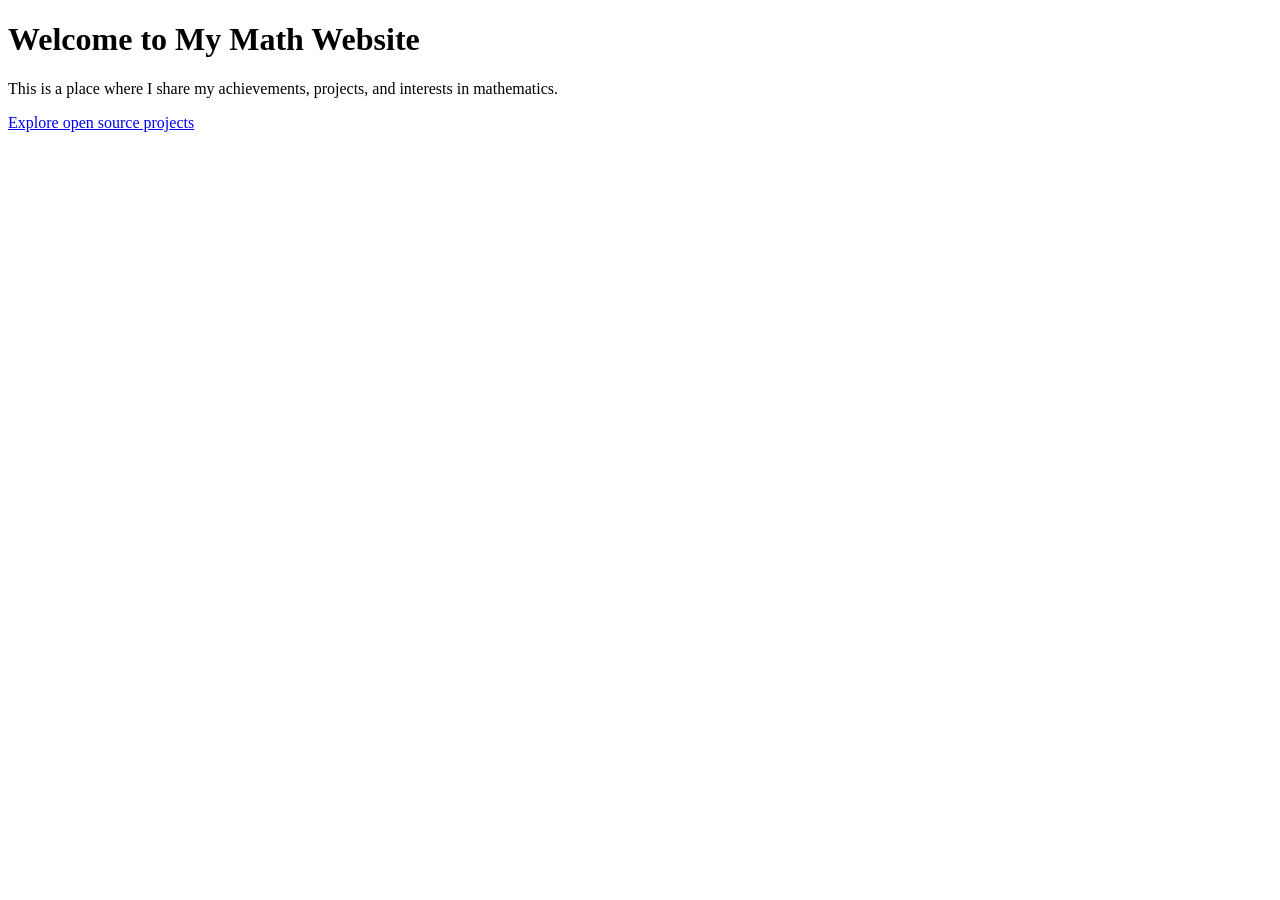
<file: index.html>
<!DOCTYPE html>
<html>
<head>
<title>Math Student's Website</title>
<meta name="google-site-verification" content="rl3HBfaajqY0vurdP1k0gOXGippXQt-oM9ZqzSX2VEE">
</head>
<body>
<h1>Welcome to My Math Website</h1>
<p>This is a place where I share my achievements, projects, and interests in mathematics.</p>
<p><a href="/projects/">Explore open source projects</a></p>
</body>
</html>
</file>
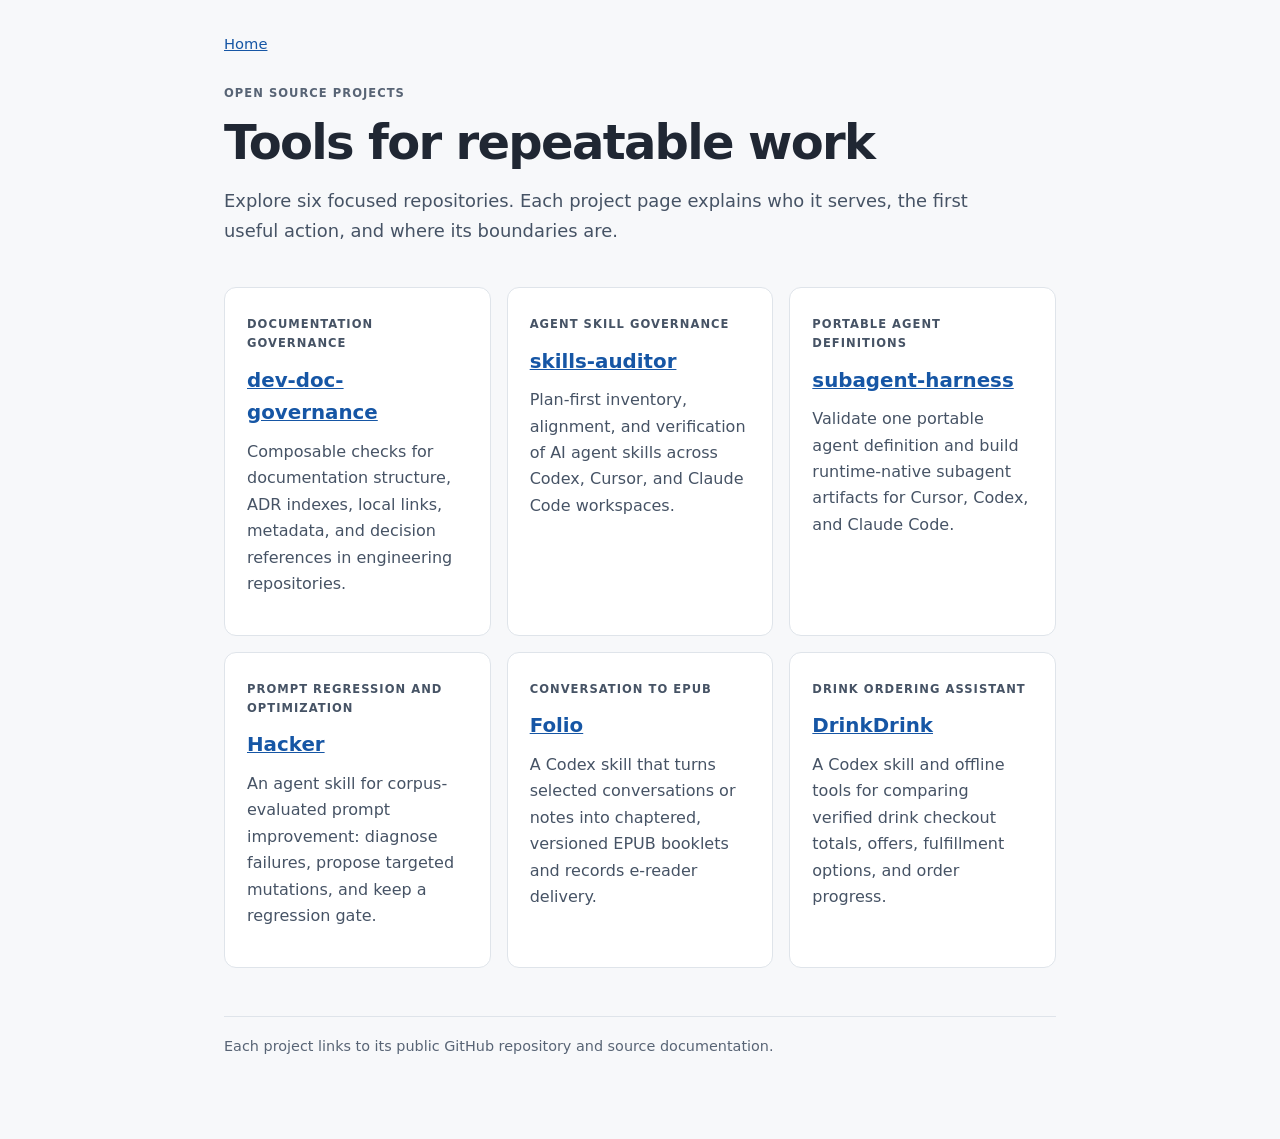
<file: projects/index.html>
<!doctype html>
<html lang="en">
<head>
<meta charset="utf-8">
<meta name="viewport" content="width=device-width,initial-scale=1">
<title>Open source projects | ERerGB</title>
<meta name="description" content="Six open source tools for agent skills, prompt development, documentation checks, EPUB booklets, and drink ordering workflows.">
<link rel="canonical" href="https://erergb.github.io/projects/">
<link rel="stylesheet" href="/projects/styles.css">
</head>
<body>
<main class="wrap">
<header>
<nav>
<a href="/">Home</a>
</nav>
<p class="eyebrow">Open source projects</p>
<h1>Tools for repeatable work</h1>
<p class="lede">Explore six focused repositories. Each project page explains who it serves, the first useful action, and where its boundaries are.</p>
</header>
<div class="grid">
<article class="card">
<p class="eyebrow">Documentation governance</p>
<h2>
<a href="/projects/dev-doc-governance/">dev-doc-governance</a>
</h2>
<p>Composable checks for documentation structure, ADR indexes, local links, metadata, and decision references in engineering repositories.</p>
</article>
<article class="card">
<p class="eyebrow">Agent skill governance</p>
<h2>
<a href="/projects/skills-auditor/">skills-auditor</a>
</h2>
<p>Plan-first inventory, alignment, and verification of AI agent skills across Codex, Cursor, and Claude Code workspaces.</p>
</article>
<article class="card">
<p class="eyebrow">Portable agent definitions</p>
<h2>
<a href="/projects/subagent-harness/">subagent-harness</a>
</h2>
<p>Validate one portable agent definition and build runtime-native subagent artifacts for Cursor, Codex, and Claude Code.</p>
</article>
<article class="card">
<p class="eyebrow">Prompt regression and optimization</p>
<h2>
<a href="/projects/hacker/">Hacker</a>
</h2>
<p>An agent skill for corpus-evaluated prompt improvement: diagnose failures, propose targeted mutations, and keep a regression gate.</p>
</article>
<article class="card">
<p class="eyebrow">Conversation to EPUB</p>
<h2>
<a href="/projects/folio/">Folio</a>
</h2>
<p>A Codex skill that turns selected conversations or notes into chaptered, versioned EPUB booklets and records e-reader delivery.</p>
</article>
<article class="card">
<p class="eyebrow">Drink ordering assistant</p>
<h2>
<a href="/projects/drinkdrink/">DrinkDrink</a>
</h2>
<p>A Codex skill and offline tools for comparing verified drink checkout totals, offers, fulfillment options, and order progress.</p>
</article>
</div>
<footer>Each project links to its public GitHub repository and source documentation.</footer>
</main>
</body>
</html>
</file>
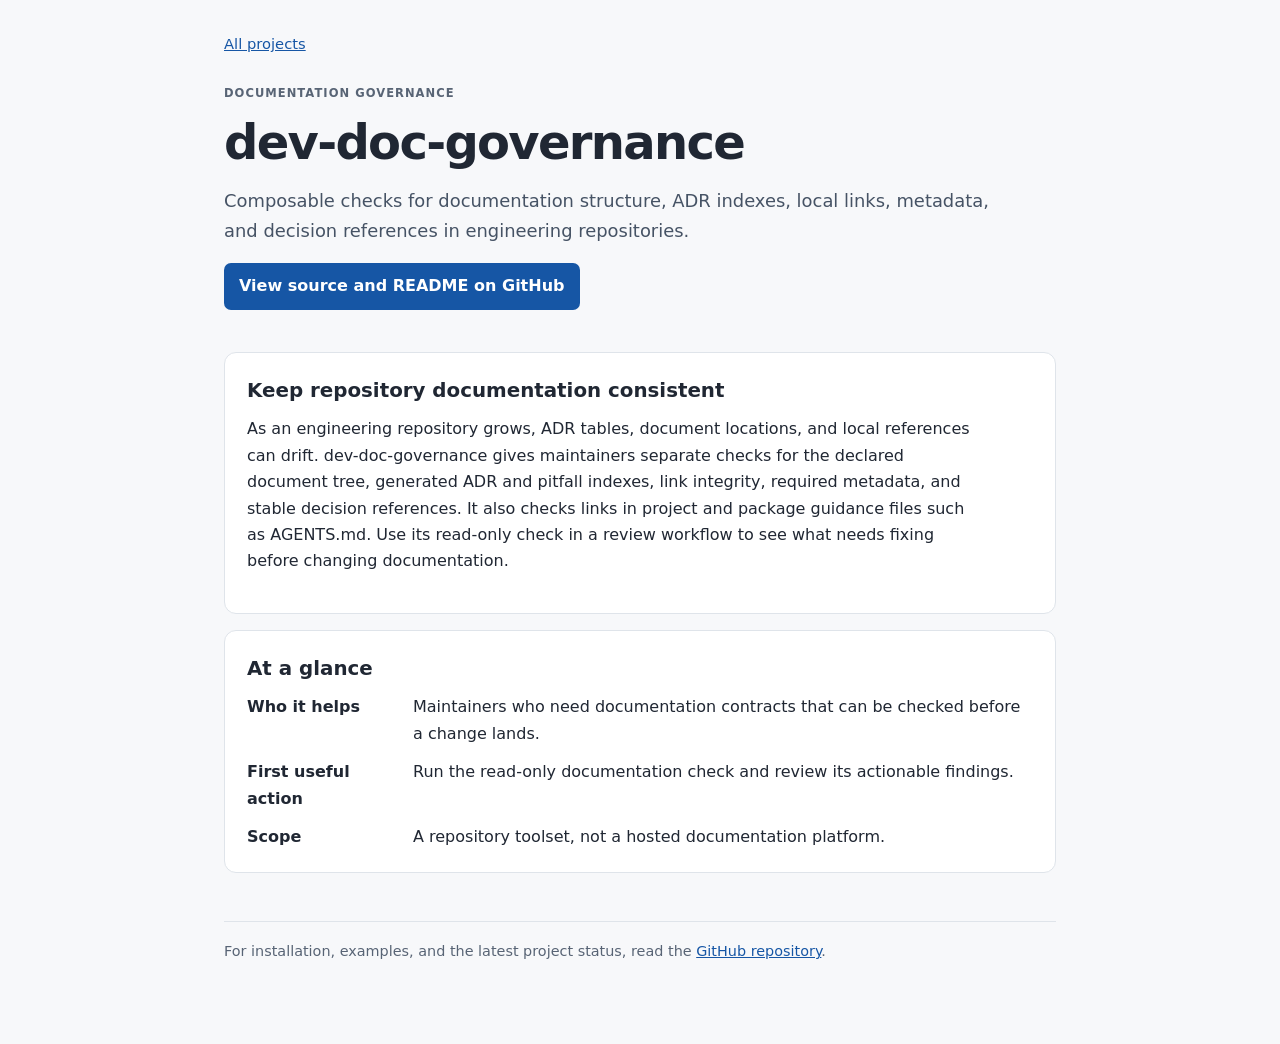
<file: projects/dev-doc-governance/index.html>
<!doctype html>
<html lang="en">
<head>
<meta charset="utf-8">
<meta name="viewport" content="width=device-width,initial-scale=1">
<title>dev-doc-governance | Documentation governance | ERerGB</title>
<meta name="description" content="Composable checks for documentation structure, ADR indexes, local links, metadata, and decision references in engineering repositories.">
<link rel="canonical" href="https://erergb.github.io/projects/dev-doc-governance/">
<link rel="stylesheet" href="/projects/styles.css">
</head>
<body>
<main class="wrap">
<header>
<nav>
<a href="/projects/">All projects</a>
</nav>
<p class="eyebrow">Documentation governance</p>
<h1>dev-doc-governance</h1>
<p class="lede">Composable checks for documentation structure, ADR indexes, local links, metadata, and decision references in engineering repositories.</p>
<p>
<a class="cta" href="https://github.com/the-mag-tech/dev-doc-governance">View source and README on GitHub</a>
</p>
</header>
<section class="panel detail">
<h2>Keep repository documentation consistent</h2>
<p>As an engineering repository grows, ADR tables, document locations, and local references can drift. dev-doc-governance gives maintainers separate checks for the declared document tree, generated ADR and pitfall indexes, link integrity, required metadata, and stable decision references. It also checks links in project and package guidance files such as AGENTS.md. Use its read-only check in a review workflow to see what needs fixing before changing documentation.</p>
</section>
<section class="panel">
<h2>At a glance</h2>
<dl>
<dt>Who it helps</dt>
<dd>Maintainers who need documentation contracts that can be checked before a change lands.</dd>
<dt>First useful action</dt>
<dd>Run the read-only documentation check and review its actionable findings.</dd>
<dt>Scope</dt>
<dd>A repository toolset, not a hosted documentation platform.</dd>
</dl>
</section>
<footer>For installation, examples, and the latest project status, read the <a href="https://github.com/the-mag-tech/dev-doc-governance">GitHub repository</a>.</footer>
</main>
</body>
</html>
</file>
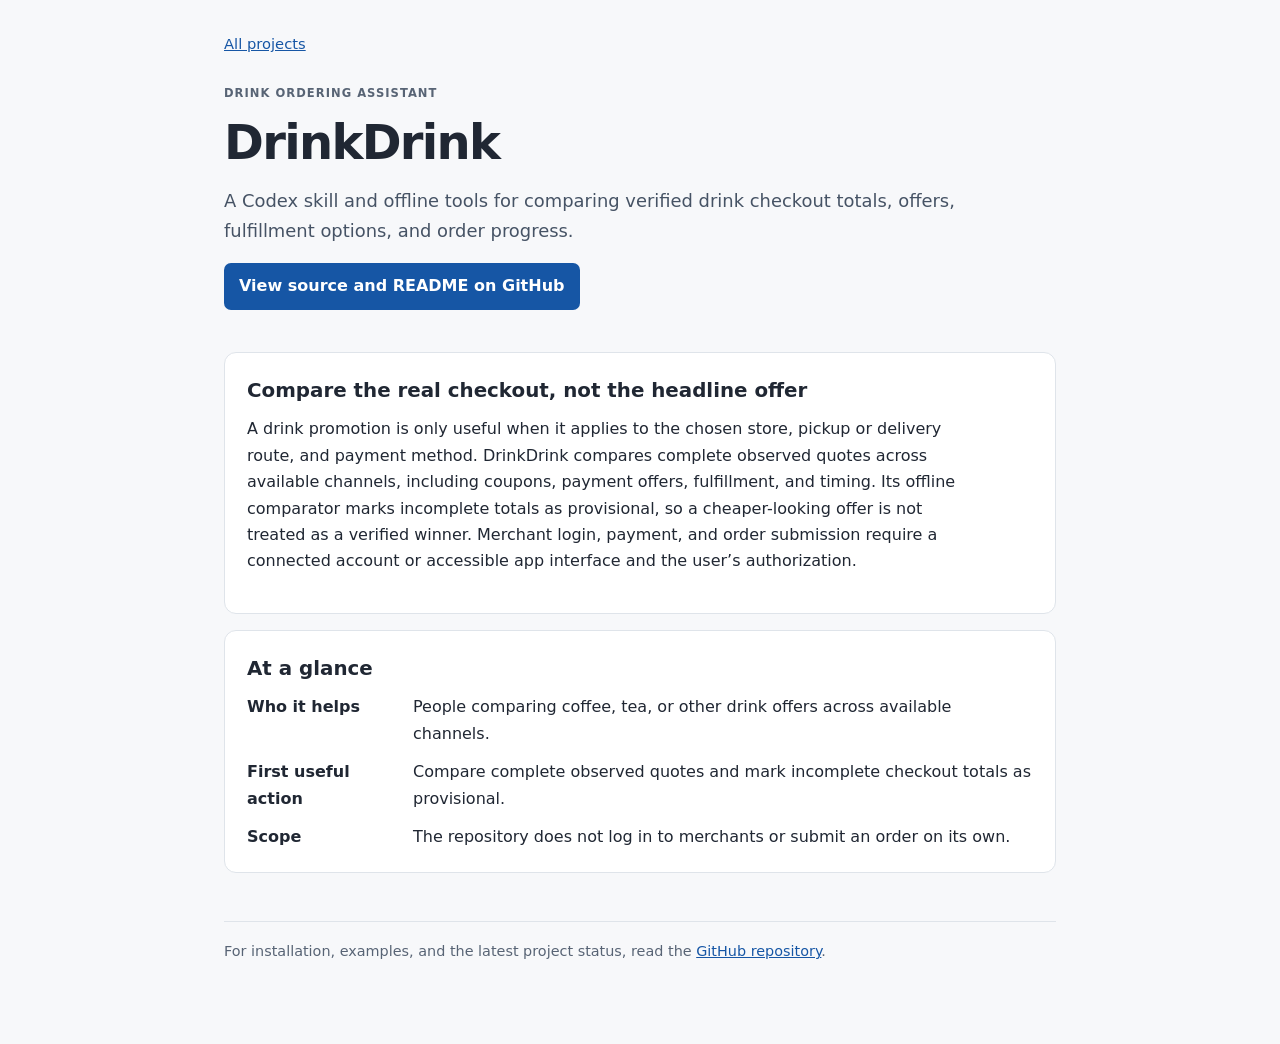
<file: projects/drinkdrink/index.html>
<!doctype html>
<html lang="en">
<head>
<meta charset="utf-8">
<meta name="viewport" content="width=device-width,initial-scale=1">
<title>DrinkDrink | Drink ordering assistant | ERerGB</title>
<meta name="description" content="A Codex skill and offline tools for comparing verified drink checkout totals, offers, fulfillment options, and order progress.">
<link rel="canonical" href="https://erergb.github.io/projects/drinkdrink/">
<link rel="stylesheet" href="/projects/styles.css">
</head>
<body>
<main class="wrap">
<header>
<nav>
<a href="/projects/">All projects</a>
</nav>
<p class="eyebrow">Drink ordering assistant</p>
<h1>DrinkDrink</h1>
<p class="lede">A Codex skill and offline tools for comparing verified drink checkout totals, offers, fulfillment options, and order progress.</p>
<p>
<a class="cta" href="https://github.com/ERerGB/DrinkDrink">View source and README on GitHub</a>
</p>
</header>
<section class="panel detail">
<h2>Compare the real checkout, not the headline offer</h2>
<p>A drink promotion is only useful when it applies to the chosen store, pickup or delivery route, and payment method. DrinkDrink compares complete observed quotes across available channels, including coupons, payment offers, fulfillment, and timing. Its offline comparator marks incomplete totals as provisional, so a cheaper-looking offer is not treated as a verified winner. Merchant login, payment, and order submission require a connected account or accessible app interface and the user’s authorization.</p>
</section>
<section class="panel">
<h2>At a glance</h2>
<dl>
<dt>Who it helps</dt>
<dd>People comparing coffee, tea, or other drink offers across available channels.</dd>
<dt>First useful action</dt>
<dd>Compare complete observed quotes and mark incomplete checkout totals as provisional.</dd>
<dt>Scope</dt>
<dd>The repository does not log in to merchants or submit an order on its own.</dd>
</dl>
</section>
<footer>For installation, examples, and the latest project status, read the <a href="https://github.com/ERerGB/DrinkDrink">GitHub repository</a>.</footer>
</main>
</body>
</html>
</file>
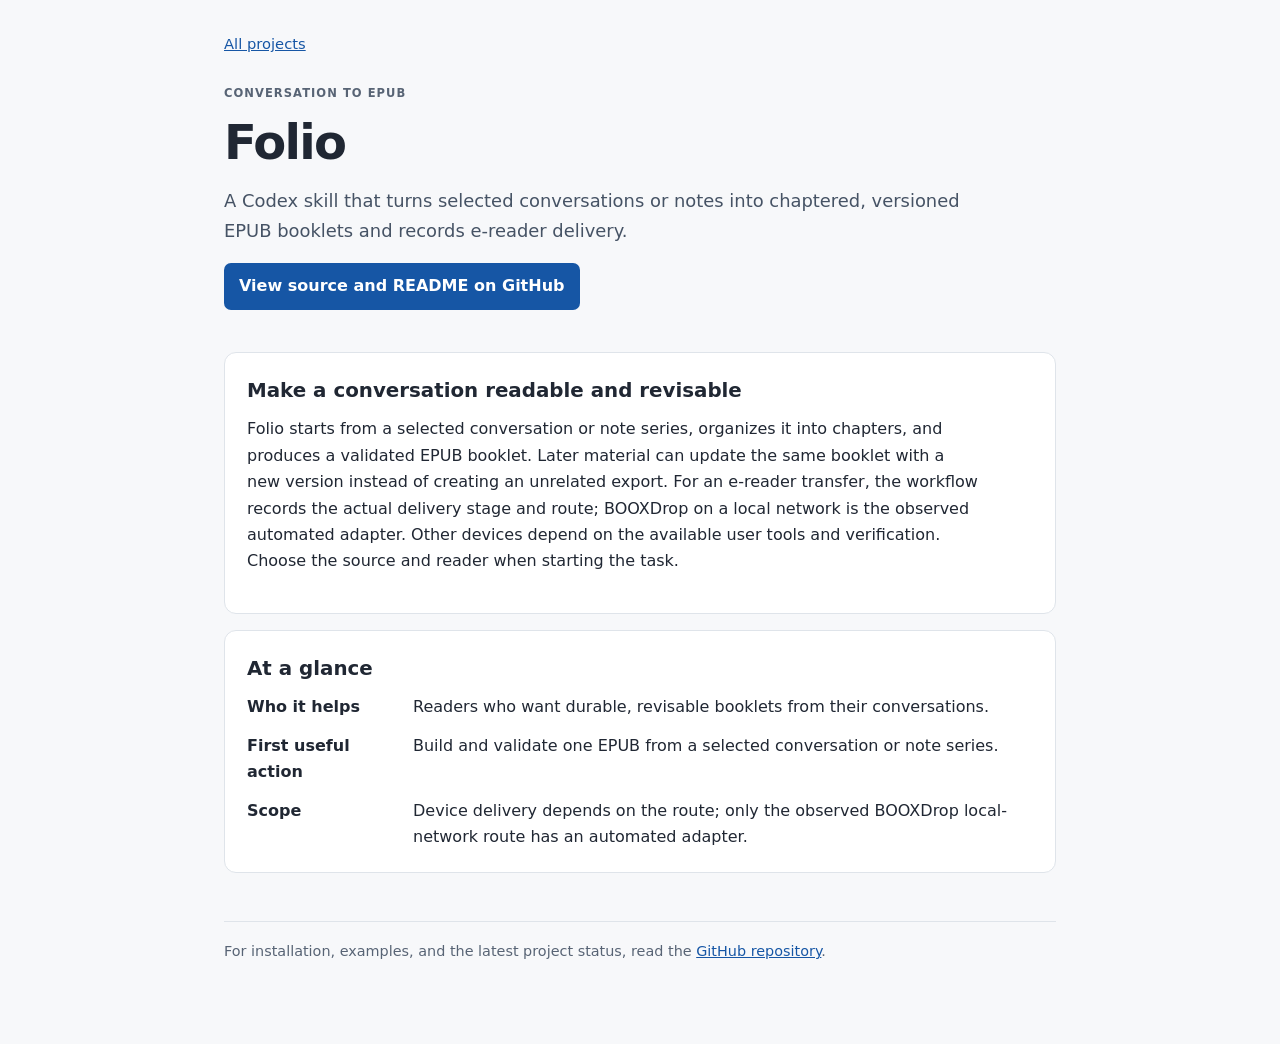
<file: projects/folio/index.html>
<!doctype html>
<html lang="en">
<head>
<meta charset="utf-8">
<meta name="viewport" content="width=device-width,initial-scale=1">
<title>Folio | Conversation to EPUB | ERerGB</title>
<meta name="description" content="A Codex skill that turns selected conversations or notes into chaptered, versioned EPUB booklets and records e-reader delivery.">
<link rel="canonical" href="https://erergb.github.io/projects/folio/">
<link rel="stylesheet" href="/projects/styles.css">
</head>
<body>
<main class="wrap">
<header>
<nav>
<a href="/projects/">All projects</a>
</nav>
<p class="eyebrow">Conversation to EPUB</p>
<h1>Folio</h1>
<p class="lede">A Codex skill that turns selected conversations or notes into chaptered, versioned EPUB booklets and records e-reader delivery.</p>
<p>
<a class="cta" href="https://github.com/ERerGB/folio">View source and README on GitHub</a>
</p>
</header>
<section class="panel detail">
<h2>Make a conversation readable and revisable</h2>
<p>Folio starts from a selected conversation or note series, organizes it into chapters, and produces a validated EPUB booklet. Later material can update the same booklet with a new version instead of creating an unrelated export. For an e-reader transfer, the workflow records the actual delivery stage and route; BOOXDrop on a local network is the observed automated adapter. Other devices depend on the available user tools and verification. Choose the source and reader when starting the task.</p>
</section>
<section class="panel">
<h2>At a glance</h2>
<dl>
<dt>Who it helps</dt>
<dd>Readers who want durable, revisable booklets from their conversations.</dd>
<dt>First useful action</dt>
<dd>Build and validate one EPUB from a selected conversation or note series.</dd>
<dt>Scope</dt>
<dd>Device delivery depends on the route; only the observed BOOXDrop local-network route has an automated adapter.</dd>
</dl>
</section>
<footer>For installation, examples, and the latest project status, read the <a href="https://github.com/ERerGB/folio">GitHub repository</a>.</footer>
</main>
</body>
</html>
</file>
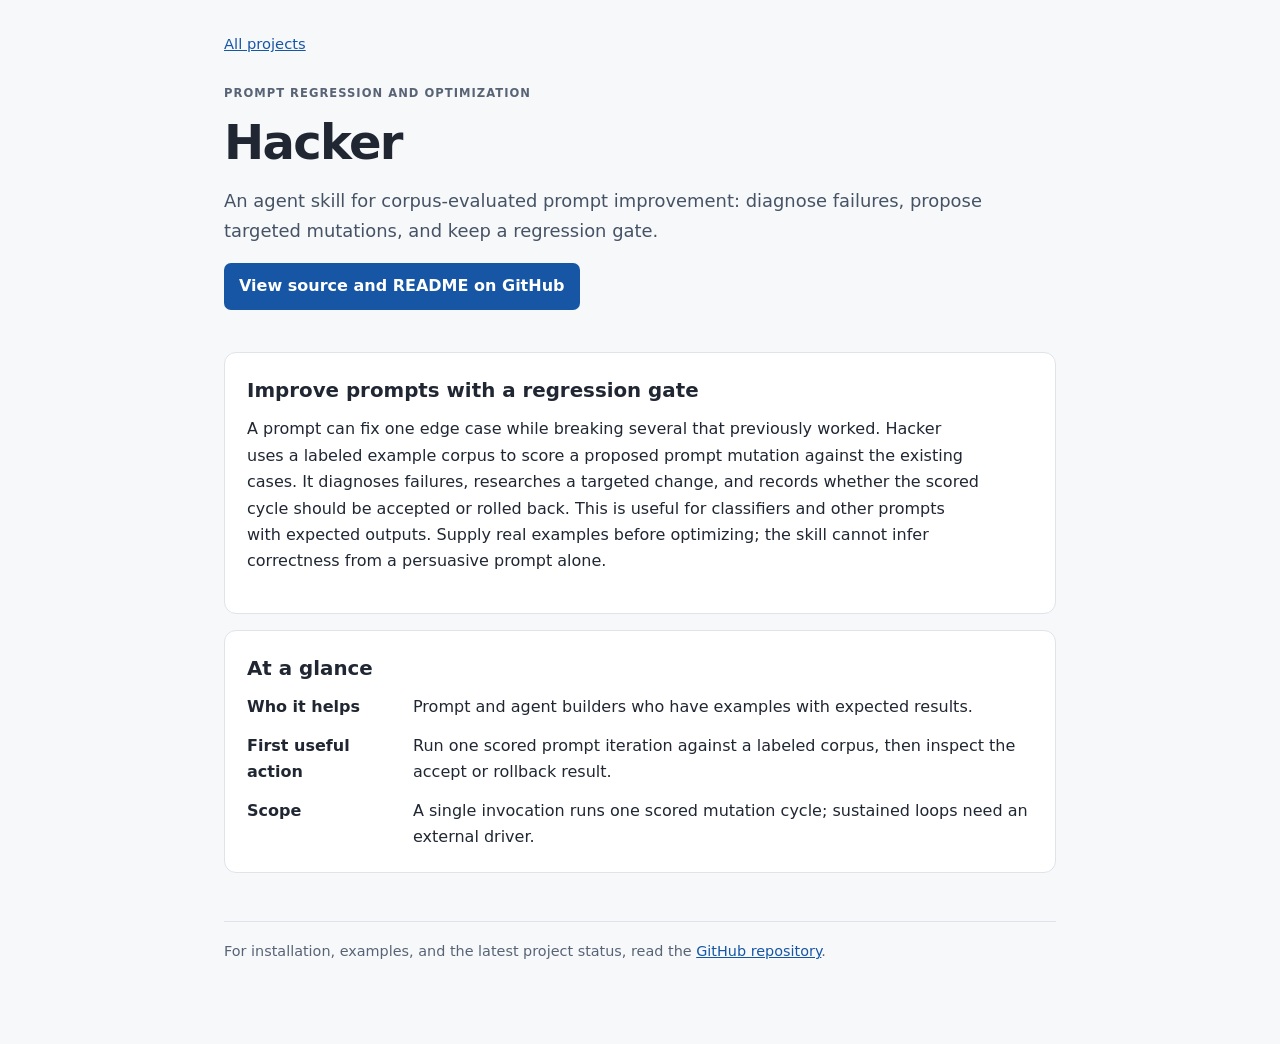
<file: projects/hacker/index.html>
<!doctype html>
<html lang="en">
<head>
<meta charset="utf-8">
<meta name="viewport" content="width=device-width,initial-scale=1">
<title>Hacker | Prompt regression and optimization | ERerGB</title>
<meta name="description" content="An agent skill for corpus-evaluated prompt improvement: diagnose failures, propose targeted mutations, and keep a regression gate.">
<link rel="canonical" href="https://erergb.github.io/projects/hacker/">
<link rel="stylesheet" href="/projects/styles.css">
</head>
<body>
<main class="wrap">
<header>
<nav>
<a href="/projects/">All projects</a>
</nav>
<p class="eyebrow">Prompt regression and optimization</p>
<h1>Hacker</h1>
<p class="lede">An agent skill for corpus-evaluated prompt improvement: diagnose failures, propose targeted mutations, and keep a regression gate.</p>
<p>
<a class="cta" href="https://github.com/ERerGB/hacker">View source and README on GitHub</a>
</p>
</header>
<section class="panel detail">
<h2>Improve prompts with a regression gate</h2>
<p>A prompt can fix one edge case while breaking several that previously worked. Hacker uses a labeled example corpus to score a proposed prompt mutation against the existing cases. It diagnoses failures, researches a targeted change, and records whether the scored cycle should be accepted or rolled back. This is useful for classifiers and other prompts with expected outputs. Supply real examples before optimizing; the skill cannot infer correctness from a persuasive prompt alone.</p>
</section>
<section class="panel">
<h2>At a glance</h2>
<dl>
<dt>Who it helps</dt>
<dd>Prompt and agent builders who have examples with expected results.</dd>
<dt>First useful action</dt>
<dd>Run one scored prompt iteration against a labeled corpus, then inspect the accept or rollback result.</dd>
<dt>Scope</dt>
<dd>A single invocation runs one scored mutation cycle; sustained loops need an external driver.</dd>
</dl>
</section>
<footer>For installation, examples, and the latest project status, read the <a href="https://github.com/ERerGB/hacker">GitHub repository</a>.</footer>
</main>
</body>
</html>
</file>
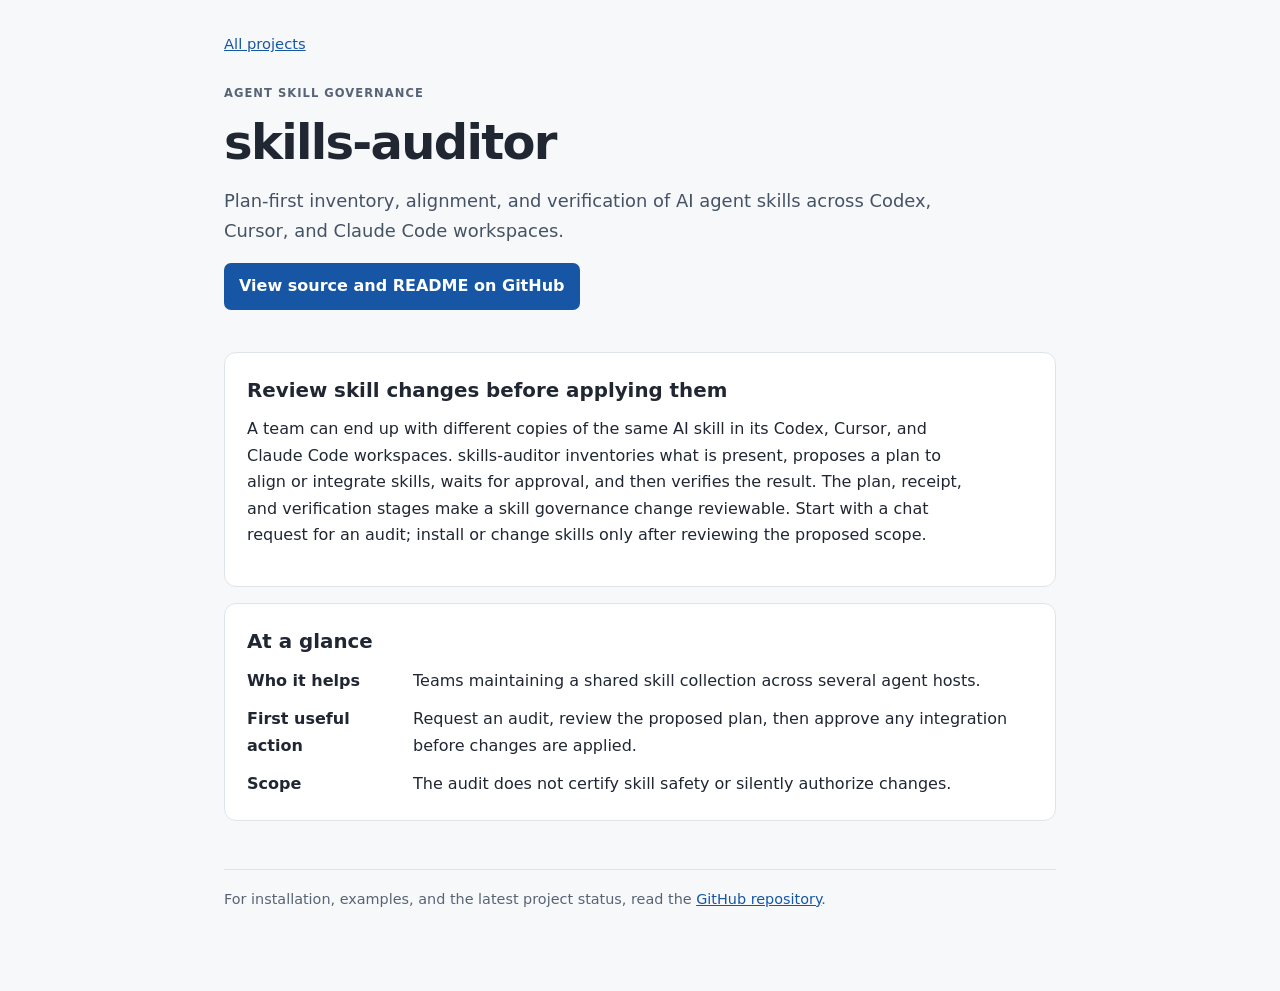
<file: projects/skills-auditor/index.html>
<!doctype html>
<html lang="en">
<head>
<meta charset="utf-8">
<meta name="viewport" content="width=device-width,initial-scale=1">
<title>skills-auditor | Agent skill governance | ERerGB</title>
<meta name="description" content="Plan-first inventory, alignment, and verification of AI agent skills across Codex, Cursor, and Claude Code workspaces.">
<link rel="canonical" href="https://erergb.github.io/projects/skills-auditor/">
<link rel="stylesheet" href="/projects/styles.css">
</head>
<body>
<main class="wrap">
<header>
<nav>
<a href="/projects/">All projects</a>
</nav>
<p class="eyebrow">Agent skill governance</p>
<h1>skills-auditor</h1>
<p class="lede">Plan-first inventory, alignment, and verification of AI agent skills across Codex, Cursor, and Claude Code workspaces.</p>
<p>
<a class="cta" href="https://github.com/ERerGB/skills-auditor">View source and README on GitHub</a>
</p>
</header>
<section class="panel detail">
<h2>Review skill changes before applying them</h2>
<p>A team can end up with different copies of the same AI skill in its Codex, Cursor, and Claude Code workspaces. skills-auditor inventories what is present, proposes a plan to align or integrate skills, waits for approval, and then verifies the result. The plan, receipt, and verification stages make a skill governance change reviewable. Start with a chat request for an audit; install or change skills only after reviewing the proposed scope.</p>
</section>
<section class="panel">
<h2>At a glance</h2>
<dl>
<dt>Who it helps</dt>
<dd>Teams maintaining a shared skill collection across several agent hosts.</dd>
<dt>First useful action</dt>
<dd>Request an audit, review the proposed plan, then approve any integration before changes are applied.</dd>
<dt>Scope</dt>
<dd>The audit does not certify skill safety or silently authorize changes.</dd>
</dl>
</section>
<footer>For installation, examples, and the latest project status, read the <a href="https://github.com/ERerGB/skills-auditor">GitHub repository</a>.</footer>
</main>
</body>
</html>
</file>
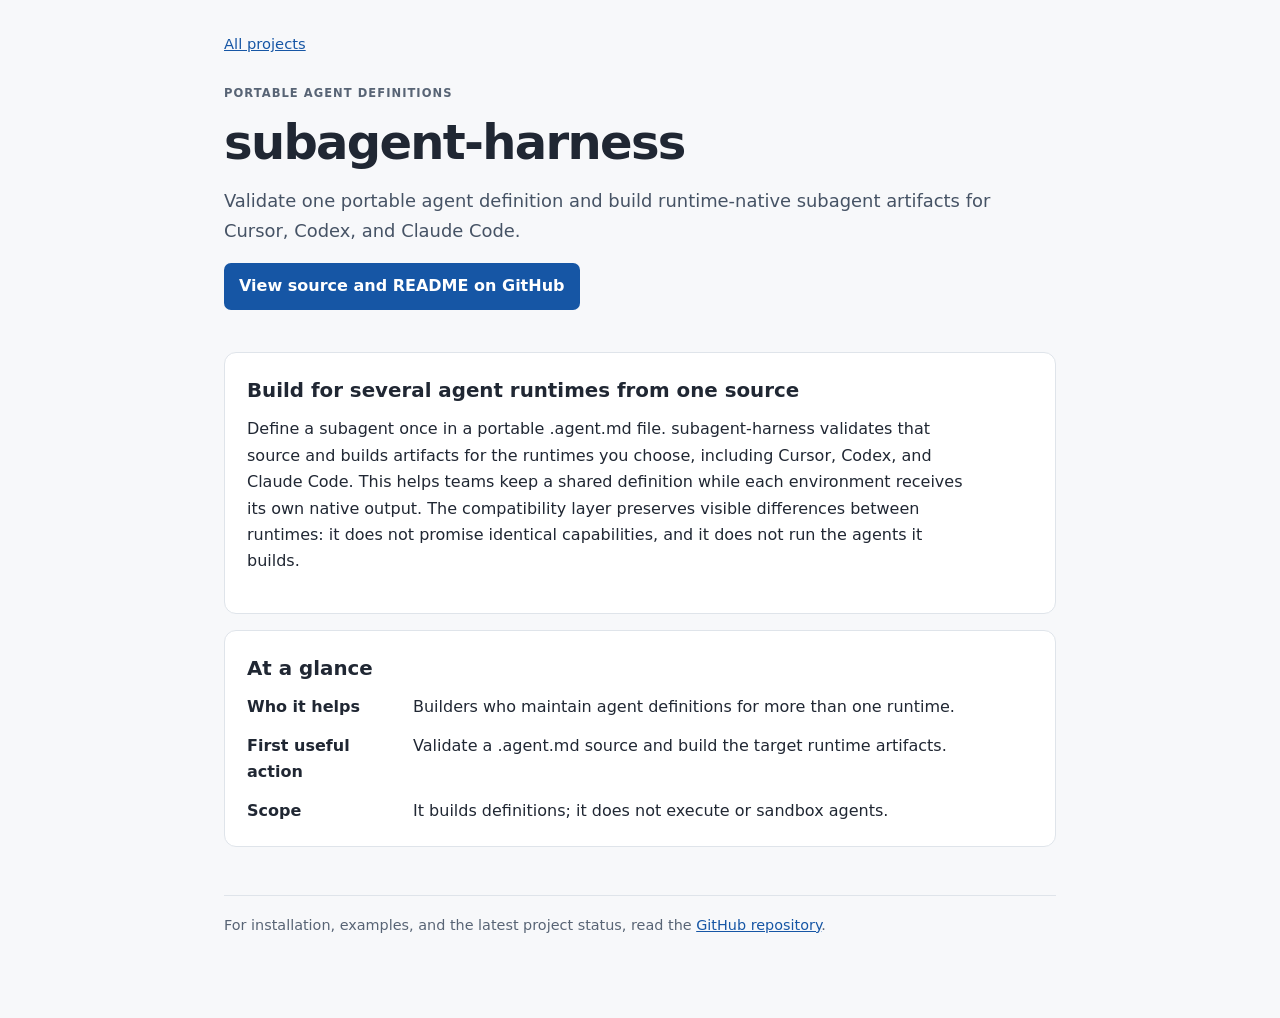
<file: projects/subagent-harness/index.html>
<!doctype html>
<html lang="en">
<head>
<meta charset="utf-8">
<meta name="viewport" content="width=device-width,initial-scale=1">
<title>subagent-harness | Portable agent definitions | ERerGB</title>
<meta name="description" content="Validate one portable agent definition and build runtime-native subagent artifacts for Cursor, Codex, and Claude Code.">
<link rel="canonical" href="https://erergb.github.io/projects/subagent-harness/">
<link rel="stylesheet" href="/projects/styles.css">
</head>
<body>
<main class="wrap">
<header>
<nav>
<a href="/projects/">All projects</a>
</nav>
<p class="eyebrow">Portable agent definitions</p>
<h1>subagent-harness</h1>
<p class="lede">Validate one portable agent definition and build runtime-native subagent artifacts for Cursor, Codex, and Claude Code.</p>
<p>
<a class="cta" href="https://github.com/ERerGB/subagent-harness">View source and README on GitHub</a>
</p>
</header>
<section class="panel detail">
<h2>Build for several agent runtimes from one source</h2>
<p>Define a subagent once in a portable .agent.md file. subagent-harness validates that source and builds artifacts for the runtimes you choose, including Cursor, Codex, and Claude Code. This helps teams keep a shared definition while each environment receives its own native output. The compatibility layer preserves visible differences between runtimes: it does not promise identical capabilities, and it does not run the agents it builds.</p>
</section>
<section class="panel">
<h2>At a glance</h2>
<dl>
<dt>Who it helps</dt>
<dd>Builders who maintain agent definitions for more than one runtime.</dd>
<dt>First useful action</dt>
<dd>Validate a .agent.md source and build the target runtime artifacts.</dd>
<dt>Scope</dt>
<dd>It builds definitions; it does not execute or sandbox agents.</dd>
</dl>
</section>
<footer>For installation, examples, and the latest project status, read the <a href="https://github.com/ERerGB/subagent-harness">GitHub repository</a>.</footer>
</main>
</body>
</html>
</file>
<file: projects/styles.css>
*{box-sizing:border-box}
body{margin:0;background:#f7f8fa;color:#202733;font:16px/1.65 system-ui,-apple-system,BlinkMacSystemFont,"Segoe UI",sans-serif}
a{color:#1656a5}
a:hover{text-decoration-thickness:2px}
.wrap{max-width:880px;margin:auto;padding:32px 24px 80px}
header{margin-bottom:42px}
nav{font-size:.92rem;margin-bottom:28px}
h1{font-size:clamp(2rem,5vw,3rem);line-height:1.14;letter-spacing:-.035em;margin:.2em 0 .35em}
h2{font-size:1.24rem;margin:0 0 .45em}
p{margin:.4em 0 1em}
.eyebrow{text-transform:uppercase;letter-spacing:.09em;font-size:.72rem;font-weight:700;color:#586475}
.lede{font-size:1.12rem;color:#465365;max-width:68ch}
.grid{display:grid;grid-template-columns:repeat(auto-fit,minmax(255px,1fr));gap:16px}
.card,.panel{background:#fff;border:1px solid #dfe4ea;border-radius:12px;padding:22px}
.card p{color:#465365}
.card a{font-weight:650}
.meta{color:#586475;font-size:.92rem}
dl{display:grid;grid-template-columns:150px 1fr;gap:12px 16px;margin:0}
dt{font-weight:650}
dd{margin:0}
.cta{display:inline-block;background:#1656a5;color:white;text-decoration:none;border-radius:7px;padding:10px 15px;font-weight:650}
.cta:hover{background:#10427e}
footer{margin-top:48px;border-top:1px solid #dfe4ea;padding-top:18px;color:#586475;font-size:.9rem}
@media(max-width:540px){dl{display:block}
dt{margin-top:15px}
dd{margin:2px 0 12px}
}


.detail{margin-bottom:16px}
.detail p{max-width:72ch}
</file>
